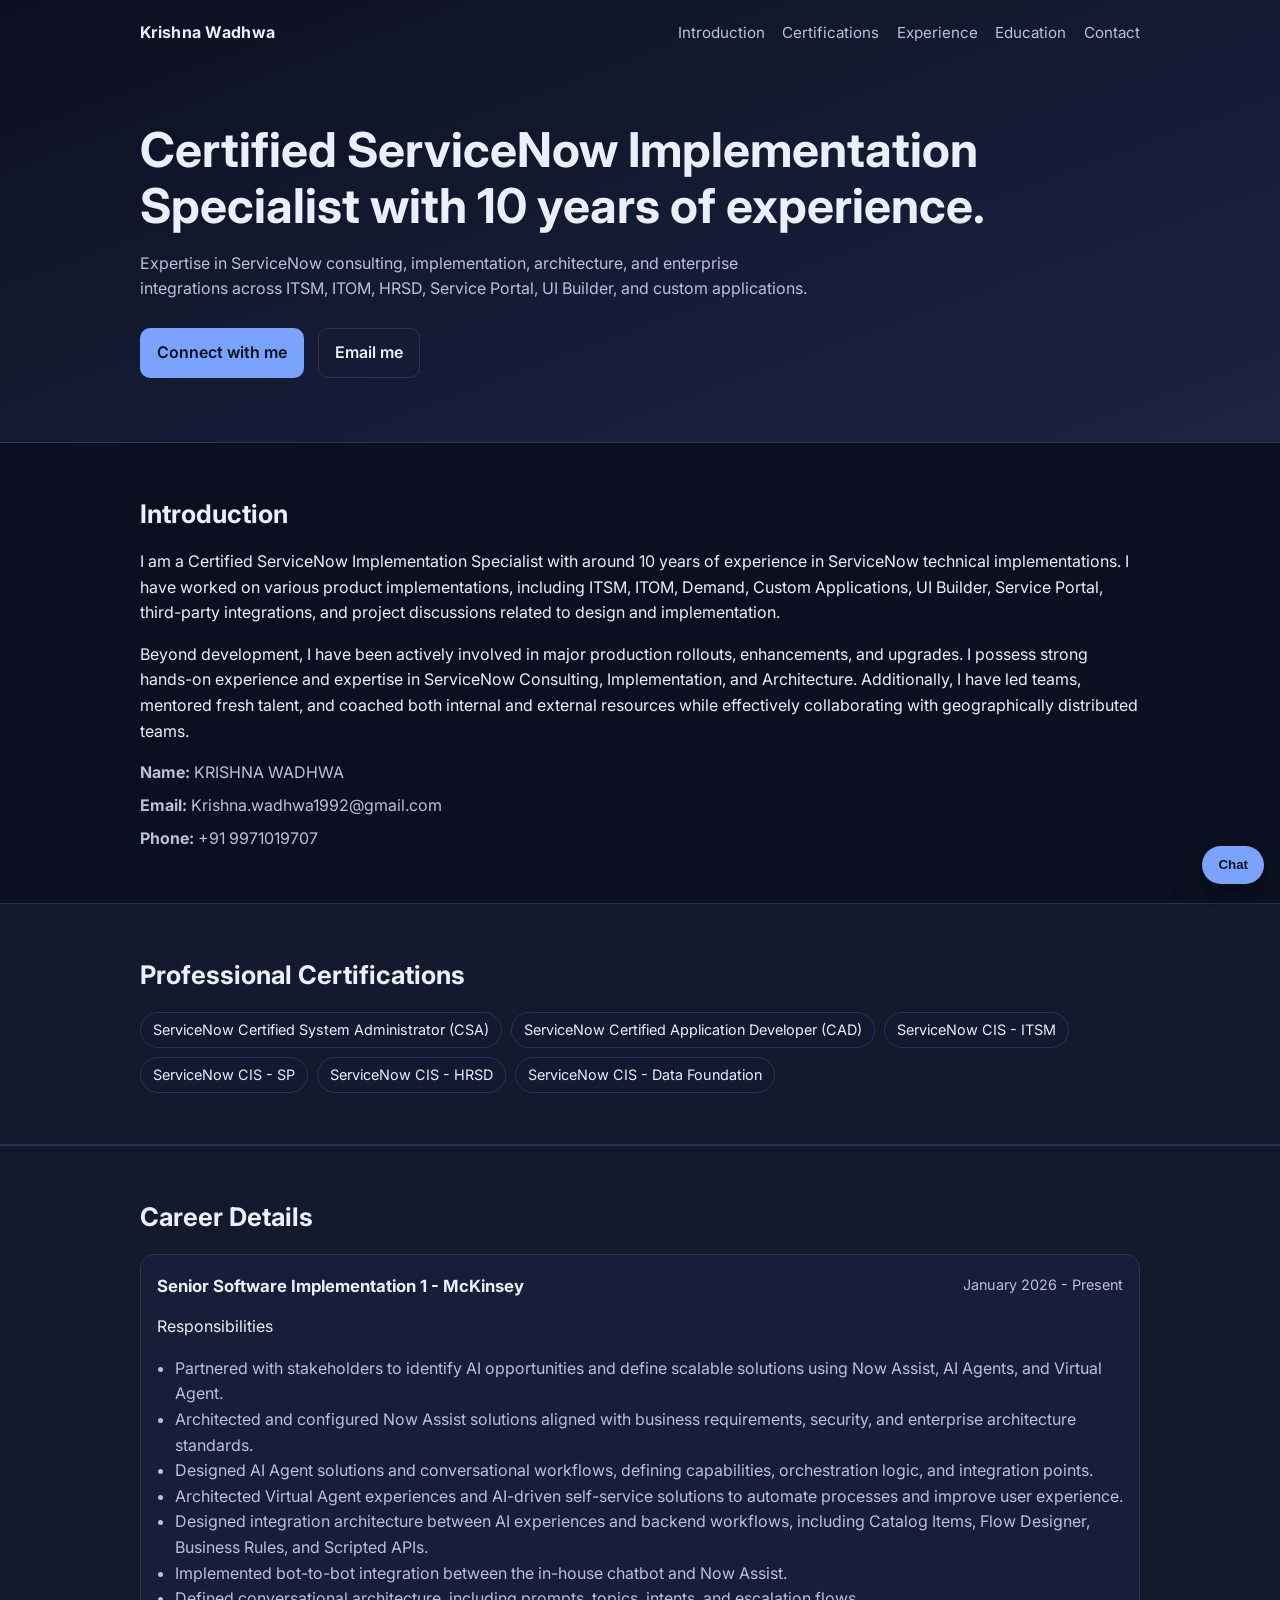
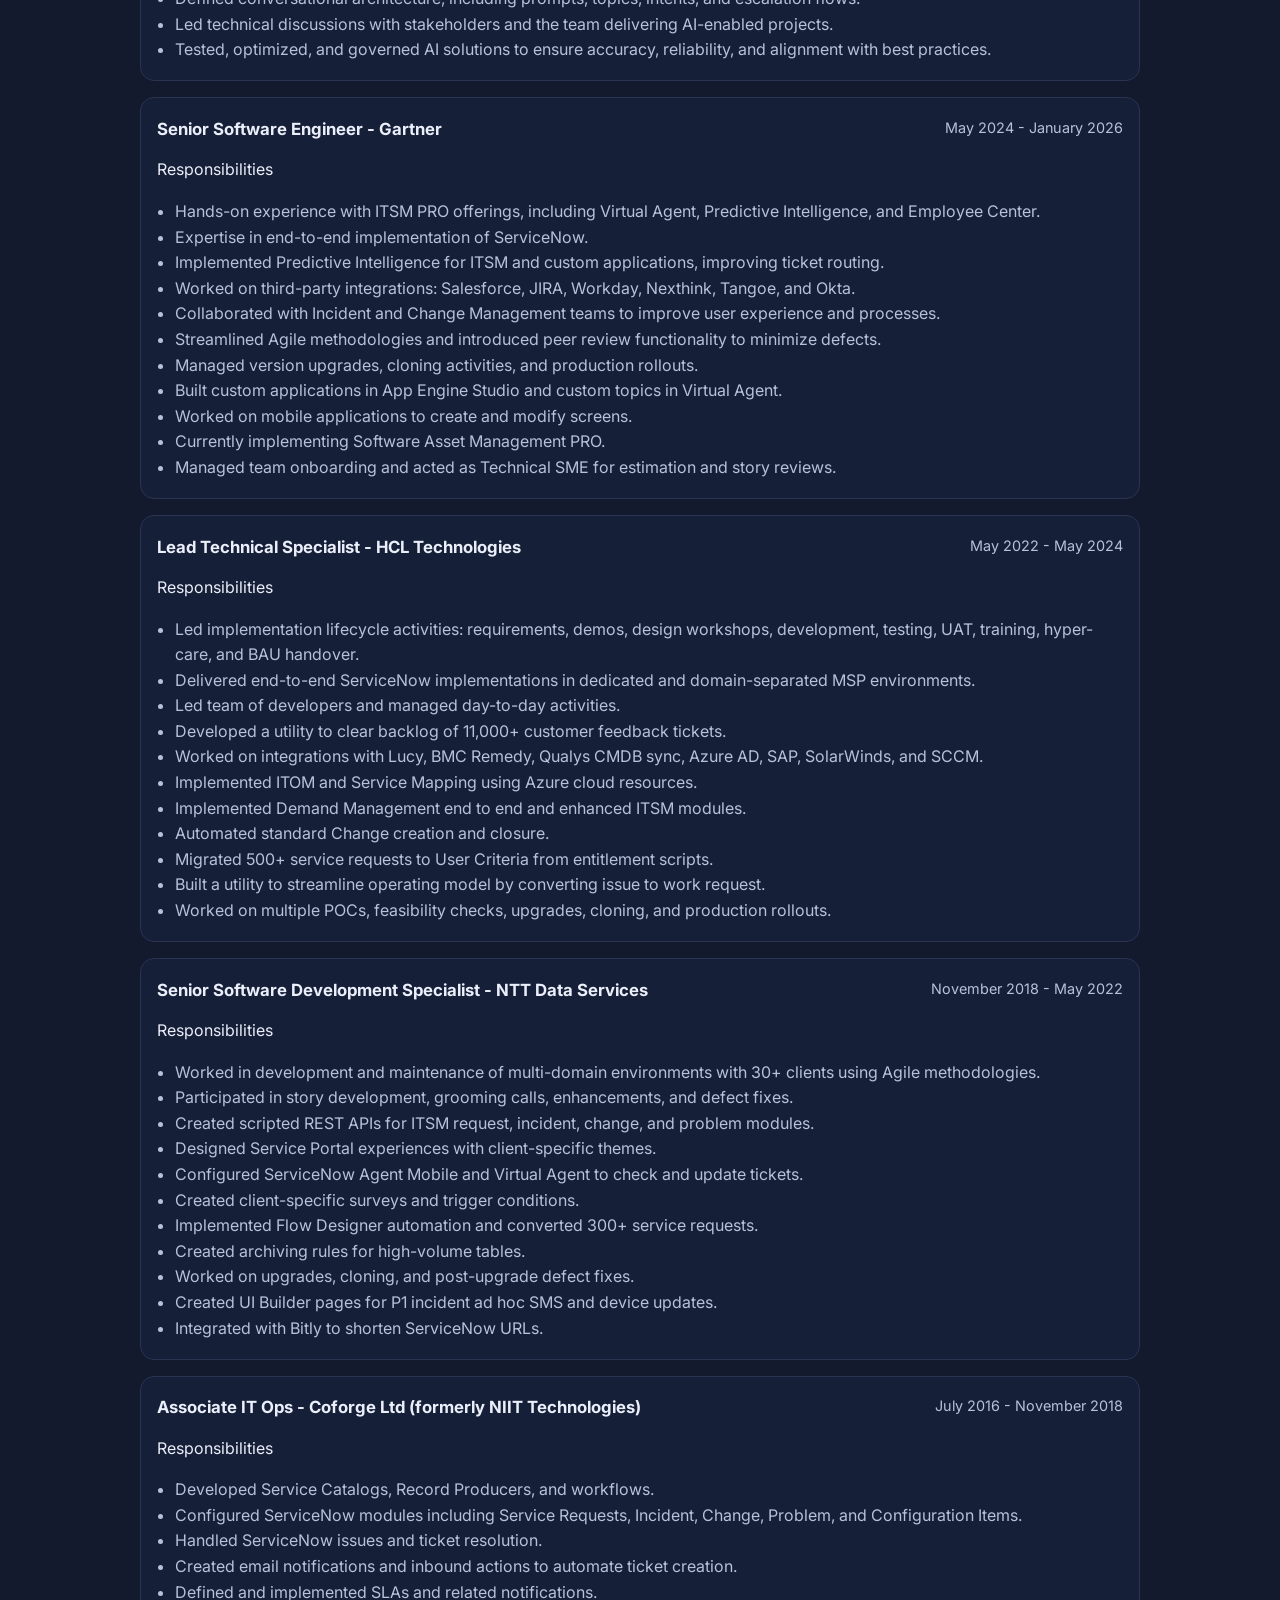
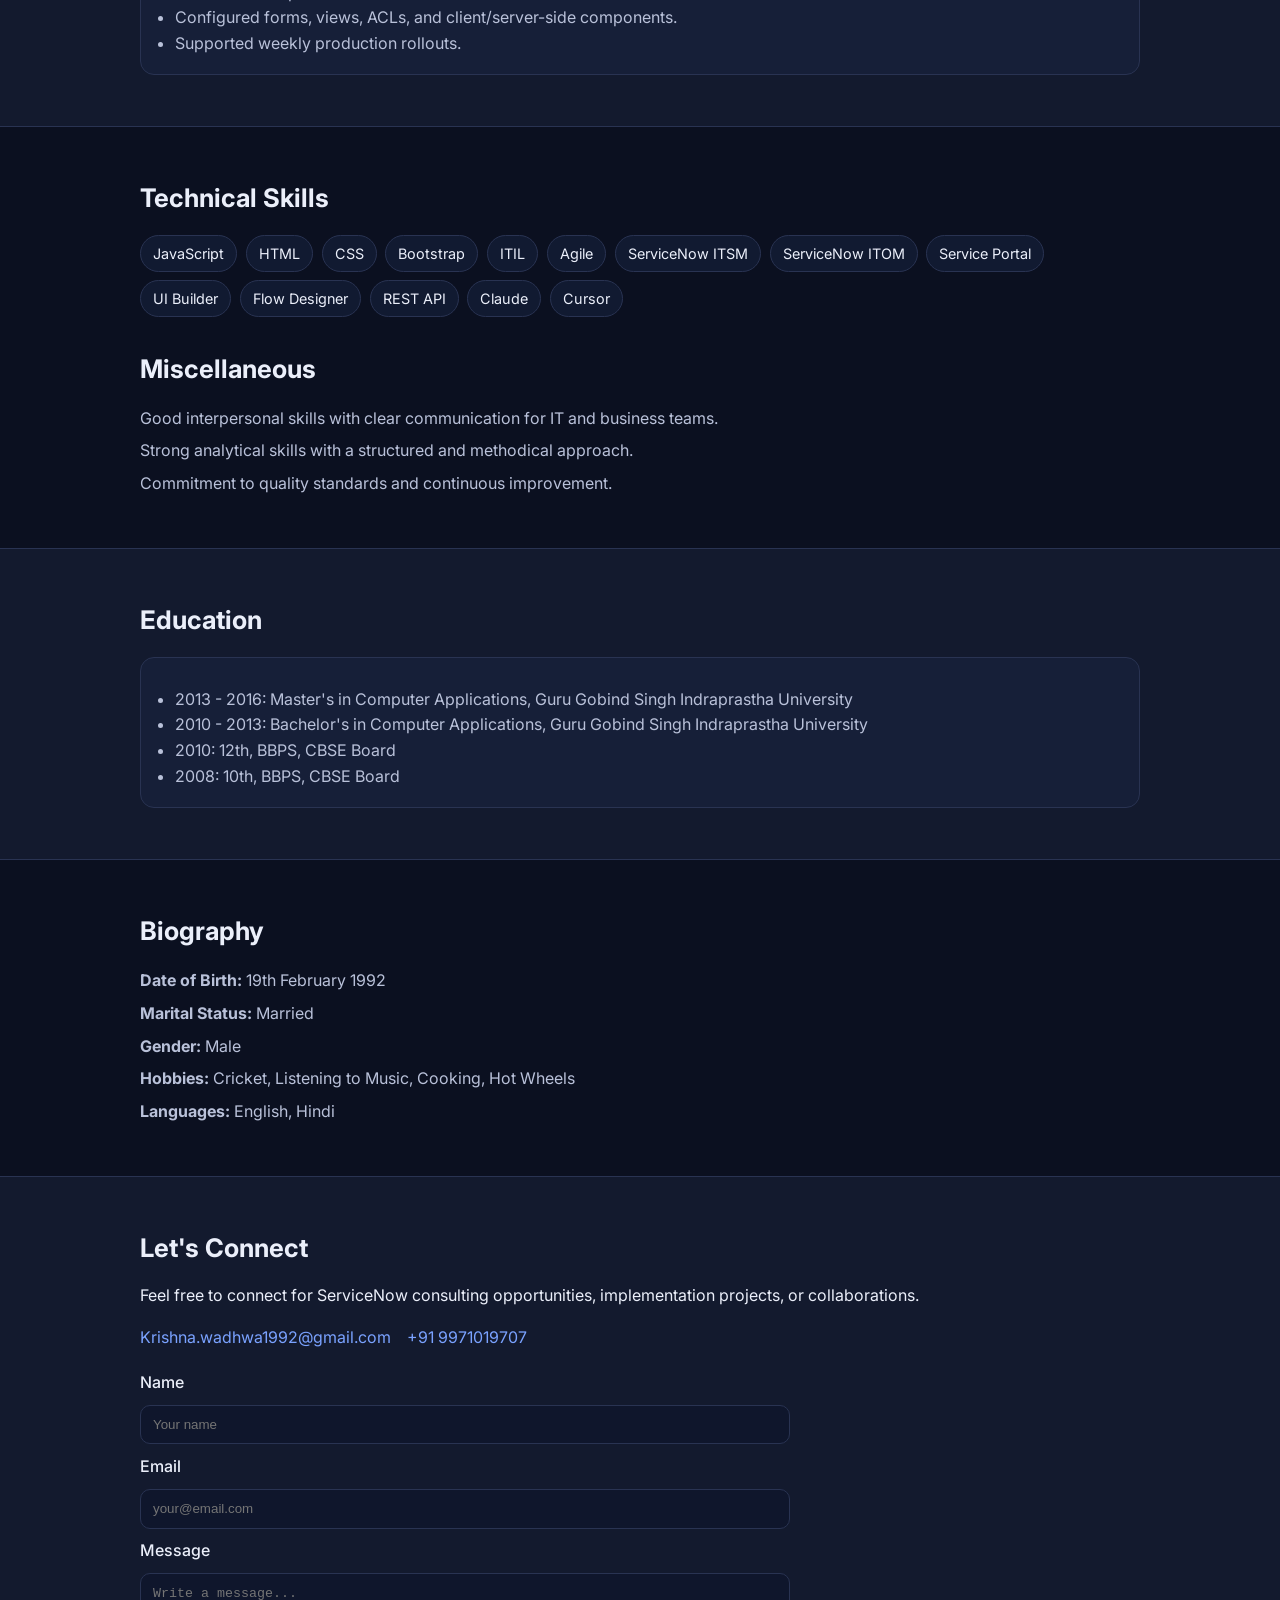
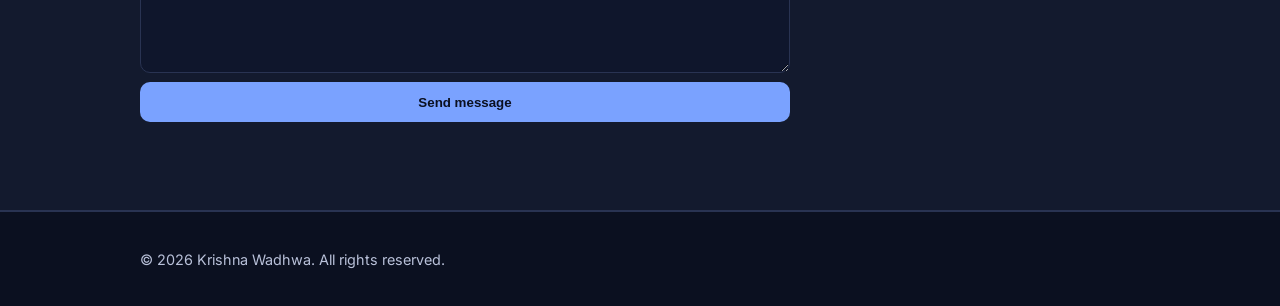
<file: index.html>
<!doctype html>
<html lang="en">
  <head>
    <meta charset="UTF-8" />
    <meta name="viewport" content="width=device-width, initial-scale=1.0" />
    <title>Krishna Wadhwa | Resume</title>
    <meta
      name="description"
      content="Krishna Wadhwa - Certified ServiceNow Implementation Specialist with 10 years of experience in implementation, consulting, and architecture."
    />
    <link rel="preconnect" href="https://fonts.googleapis.com" />
    <link rel="preconnect" href="https://fonts.gstatic.com" crossorigin />
    <link
      href="https://fonts.googleapis.com/css2?family=Inter:wght@400;500;600;700;800&display=swap"
      rel="stylesheet"
    />
    <link rel="stylesheet" href="styles.css" />
  </head>
  <body>
    <header class="hero" id="top">
      <nav class="container nav">
        <a class="logo" href="#top">Krishna Wadhwa</a>
        <div class="nav-links">
          <a href="#about">Introduction</a>
          <a href="#certifications">Certifications</a>
          <a href="#experience">Experience</a>
          <a href="#education">Education</a>
          <a href="#contact">Contact</a>
        </div>
      </nav>

      <div class="container hero-content">
        <h1>Certified ServiceNow Implementation Specialist with <span class="years-exp">10</span> years of experience.</h1>
        <p class="hero-text">
          Expertise in ServiceNow consulting, implementation, architecture, and
          enterprise integrations across ITSM, ITOM, HRSD, Service Portal, UI
          Builder, and custom applications.
        </p>
        <div class="hero-actions">
          <a class="btn btn-primary" href="#contact">Connect with me</a>
          <a class="btn btn-secondary" href="mailto:Krishna.wadhwa1992@gmail.com">Email me</a>
        </div>
      </div>
    </header>

    <main>
      <section class="section container" id="about">
        <h2>Introduction</h2>
        <p>
          I am a Certified ServiceNow Implementation Specialist with around
          <span class="years-exp">10</span> years of experience in ServiceNow
          technical implementations. I have
          worked on various product implementations, including ITSM, ITOM,
          Demand, Custom Applications, UI Builder, Service Portal, third-party
          integrations, and project discussions related to design and
          implementation.
        </p>
        <p>
          Beyond development, I have been actively involved in major production
          rollouts, enhancements, and upgrades. I possess strong hands-on
          experience and expertise in ServiceNow Consulting, Implementation, and
          Architecture. Additionally, I have led teams, mentored fresh talent,
          and coached both internal and external resources while effectively
          collaborating with geographically distributed teams.
        </p>
        <ul class="quick-facts">
          <li><strong>Name:</strong> KRISHNA WADHWA</li>
          <li><strong>Email:</strong> Krishna.wadhwa1992@gmail.com</li>
          <li><strong>Phone:</strong> +91 9971019707</li>
        </ul>
      </section>

      <section class="section section-alt" id="certifications">
        <div class="container">
          <h2>Professional Certifications</h2>
          <ul class="chips">
            <li>ServiceNow Certified System Administrator (CSA)</li>
            <li>ServiceNow Certified Application Developer (CAD)</li>
            <li>ServiceNow CIS - ITSM</li>
            <li>ServiceNow CIS - SP</li>
            <li>ServiceNow CIS - HRSD</li>
            <li>ServiceNow CIS - Data Foundation</li>
          </ul>
        </div>
      </section>

      <section class="section section-alt" id="experience">
        <div class="container">
          <h2>Career Details</h2>
          <article class="card">
            <div class="card-top">
              <h3>Senior Software Implementation 1 - McKinsey</h3>
              <span>January 2026 - Present</span>
            </div>
            <p>Responsibilities</p>
            <ul>
              <li>Partnered with stakeholders to identify AI opportunities and define scalable solutions using Now Assist, AI Agents, and Virtual Agent.</li>
              <li>Architected and configured Now Assist solutions aligned with business requirements, security, and enterprise architecture standards.</li>
              <li>Designed AI Agent solutions and conversational workflows, defining capabilities, orchestration logic, and integration points.</li>
              <li>Architected Virtual Agent experiences and AI-driven self-service solutions to automate processes and improve user experience.</li>
              <li>Designed integration architecture between AI experiences and backend workflows, including Catalog Items, Flow Designer, Business Rules, and Scripted APIs.</li>
              <li>Implemented bot-to-bot integration between the in-house chatbot and Now Assist.</li>
              <li>Defined conversational architecture, including prompts, topics, intents, and escalation flows.</li>
              <li>Led technical discussions with stakeholders and the team delivering AI-enabled projects.</li>
              <li>Tested, optimized, and governed AI solutions to ensure accuracy, reliability, and alignment with best practices.</li>
            </ul>
          </article>

          <article class="card">
            <div class="card-top">
              <h3>Senior Software Engineer - Gartner</h3>
              <span>May 2024 - January 2026</span>
            </div>
            <p>Responsibilities</p>
            <ul>
              <li>Hands-on experience with ITSM PRO offerings, including Virtual Agent, Predictive Intelligence, and Employee Center.</li>
              <li>Expertise in end-to-end implementation of ServiceNow.</li>
              <li>Implemented Predictive Intelligence for ITSM and custom applications, improving ticket routing.</li>
              <li>Worked on third-party integrations: Salesforce, JIRA, Workday, Nexthink, Tangoe, and Okta.</li>
              <li>Collaborated with Incident and Change Management teams to improve user experience and processes.</li>
              <li>Streamlined Agile methodologies and introduced peer review functionality to minimize defects.</li>
              <li>Managed version upgrades, cloning activities, and production rollouts.</li>
              <li>Built custom applications in App Engine Studio and custom topics in Virtual Agent.</li>
              <li>Worked on mobile applications to create and modify screens.</li>
              <li>Currently implementing Software Asset Management PRO.</li>
              <li>Managed team onboarding and acted as Technical SME for estimation and story reviews.</li>
            </ul>
          </article>

          <article class="card">
            <div class="card-top">
              <h3>Lead Technical Specialist - HCL Technologies</h3>
              <span>May 2022 - May 2024</span>
            </div>
            <p>Responsibilities</p>
            <ul>
              <li>Led implementation lifecycle activities: requirements, demos, design workshops, development, testing, UAT, training, hyper-care, and BAU handover.</li>
              <li>Delivered end-to-end ServiceNow implementations in dedicated and domain-separated MSP environments.</li>
              <li>Led team of developers and managed day-to-day activities.</li>
              <li>Developed a utility to clear backlog of 11,000+ customer feedback tickets.</li>
              <li>Worked on integrations with Lucy, BMC Remedy, Qualys CMDB sync, Azure AD, SAP, SolarWinds, and SCCM.</li>
              <li>Implemented ITOM and Service Mapping using Azure cloud resources.</li>
              <li>Implemented Demand Management end to end and enhanced ITSM modules.</li>
              <li>Automated standard Change creation and closure.</li>
              <li>Migrated 500+ service requests to User Criteria from entitlement scripts.</li>
              <li>Built a utility to streamline operating model by converting issue to work request.</li>
              <li>Worked on multiple POCs, feasibility checks, upgrades, cloning, and production rollouts.</li>
            </ul>
          </article>

          <article class="card">
            <div class="card-top">
              <h3>Senior Software Development Specialist - NTT Data Services</h3>
              <span>November 2018 - May 2022</span>
            </div>
            <p>Responsibilities</p>
            <ul>
              <li>Worked in development and maintenance of multi-domain environments with 30+ clients using Agile methodologies.</li>
              <li>Participated in story development, grooming calls, enhancements, and defect fixes.</li>
              <li>Created scripted REST APIs for ITSM request, incident, change, and problem modules.</li>
              <li>Designed Service Portal experiences with client-specific themes.</li>
              <li>Configured ServiceNow Agent Mobile and Virtual Agent to check and update tickets.</li>
              <li>Created client-specific surveys and trigger conditions.</li>
              <li>Implemented Flow Designer automation and converted 300+ service requests.</li>
              <li>Created archiving rules for high-volume tables.</li>
              <li>Worked on upgrades, cloning, and post-upgrade defect fixes.</li>
              <li>Created UI Builder pages for P1 incident ad hoc SMS and device updates.</li>
              <li>Integrated with Bitly to shorten ServiceNow URLs.</li>
            </ul>
          </article>

          <article class="card">
            <div class="card-top">
              <h3>Associate IT Ops - Coforge Ltd (formerly NIIT Technologies)</h3>
              <span>July 2016 - November 2018</span>
            </div>
            <p>Responsibilities</p>
            <ul>
              <li>Developed Service Catalogs, Record Producers, and workflows.</li>
              <li>Configured ServiceNow modules including Service Requests, Incident, Change, Problem, and Configuration Items.</li>
              <li>Handled ServiceNow issues and ticket resolution.</li>
              <li>Created email notifications and inbound actions to automate ticket creation.</li>
              <li>Defined and implemented SLAs and related notifications.</li>
              <li>Configured forms, views, ACLs, and client/server-side components.</li>
              <li>Supported weekly production rollouts.</li>
            </ul>
          </article>
        </div>
      </section>

      <section class="section container" id="skills">
        <h2>Technical Skills</h2>
        <ul class="chips">
          <li>JavaScript</li>
          <li>HTML</li>
          <li>CSS</li>
          <li>Bootstrap</li>
          <li>ITIL</li>
          <li>Agile</li>
          <li>ServiceNow ITSM</li>
          <li>ServiceNow ITOM</li>
          <li>Service Portal</li>
          <li>UI Builder</li>
          <li>Flow Designer</li>
          <li>REST API</li>
          <li>Claude</li>
          <li>Cursor</li>
        </ul>

        <h2 class="sub-heading">Miscellaneous</h2>
        <ul class="quick-facts">
          <li>Good interpersonal skills with clear communication for IT and business teams.</li>
          <li>Strong analytical skills with a structured and methodical approach.</li>
          <li>Commitment to quality standards and continuous improvement.</li>
        </ul>
      </section>

      <section class="section section-alt" id="education">
        <div class="container">
          <h2>Education</h2>
          <article class="card">
            <ul>
              <li>2013 - 2016: Master's in Computer Applications, Guru Gobind Singh Indraprastha University</li>
              <li>2010 - 2013: Bachelor's in Computer Applications, Guru Gobind Singh Indraprastha University</li>
              <li>2010: 12th, BBPS, CBSE Board</li>
              <li>2008: 10th, BBPS, CBSE Board</li>
            </ul>
          </article>
        </div>
      </section>

      <section class="section container" id="biography">
        <h2>Biography</h2>
        <ul class="quick-facts">
          <li><strong>Date of Birth:</strong> 19th February 1992</li>
          <li><strong>Marital Status:</strong> Married</li>
          <li><strong>Gender:</strong> Male</li>
          <li><strong>Hobbies:</strong> Cricket, Listening to Music, Cooking, Hot Wheels</li>
          <li><strong>Languages:</strong> English, Hindi</li>
        </ul>
      </section>

      <section class="section section-alt" id="contact">
        <div class="container">
          <h2>Let's Connect</h2>
          <p>
            Feel free to connect for ServiceNow consulting opportunities,
            implementation projects, or collaborations.
          </p>

          <div class="contact-links">
            <a href="mailto:Krishna.wadhwa1992@gmail.com">Krishna.wadhwa1992@gmail.com</a>
            <a href="tel:+919971019707">+91 9971019707</a>
          </div>

          <form class="contact-form" id="contact-form">
            <label for="name">Name</label>
            <input id="name" name="name" type="text" placeholder="Your name" required />

            <label for="email">Email</label>
            <input id="email" name="email" type="email" placeholder="your@email.com" required />

            <label for="message">Message</label>
            <textarea
              id="message"
              name="message"
              rows="5"
              placeholder="Write a message..."
              required
            ></textarea>

            <button class="btn btn-primary" type="submit">Send message</button>
            <p class="form-note" id="form-note" aria-live="polite"></p>
          </form>
        </div>
      </section>
    </main>

    <footer class="footer">
      <div class="container">
        <p>&copy; <span id="year"></span> Krishna Wadhwa. All rights reserved.</p>
      </div>
    </footer>

    <button
      class="chat-toggle"
      id="chat-toggle"
      type="button"
      aria-label="Open chat assistant"
      aria-expanded="false"
      aria-controls="chat-widget"
    >
      Chat
    </button>

    <section class="chat-widget" id="chat-widget" aria-live="polite" hidden>
      <div class="chat-header">
        <h3>Krishna's Assistant</h3>
        <div class="chat-header-actions">
          <button
            class="chat-minimize"
            id="chat-minimize"
            type="button"
            aria-label="Minimize chat"
            aria-expanded="true"
          >
            -
          </button>
          <button class="chat-close" id="chat-close" type="button" aria-label="Close chat">
            x
          </button>
        </div>
      </div>
      <div class="chat-messages" id="chat-messages">
        <div class="chat-message bot">
          Hi! Ask me about Krishna's experience, certifications, skills, or contact details.
        </div>
      </div>
      <form class="chat-input-row" id="chat-form">
        <input
          id="chat-input"
          type="text"
          placeholder="Type your question..."
          autocomplete="off"
          required
        />
        <button type="submit" class="btn btn-primary">Send</button>
      </form>
    </section>

    <script src="script.js"></script>
  </body>
</html>
</file>
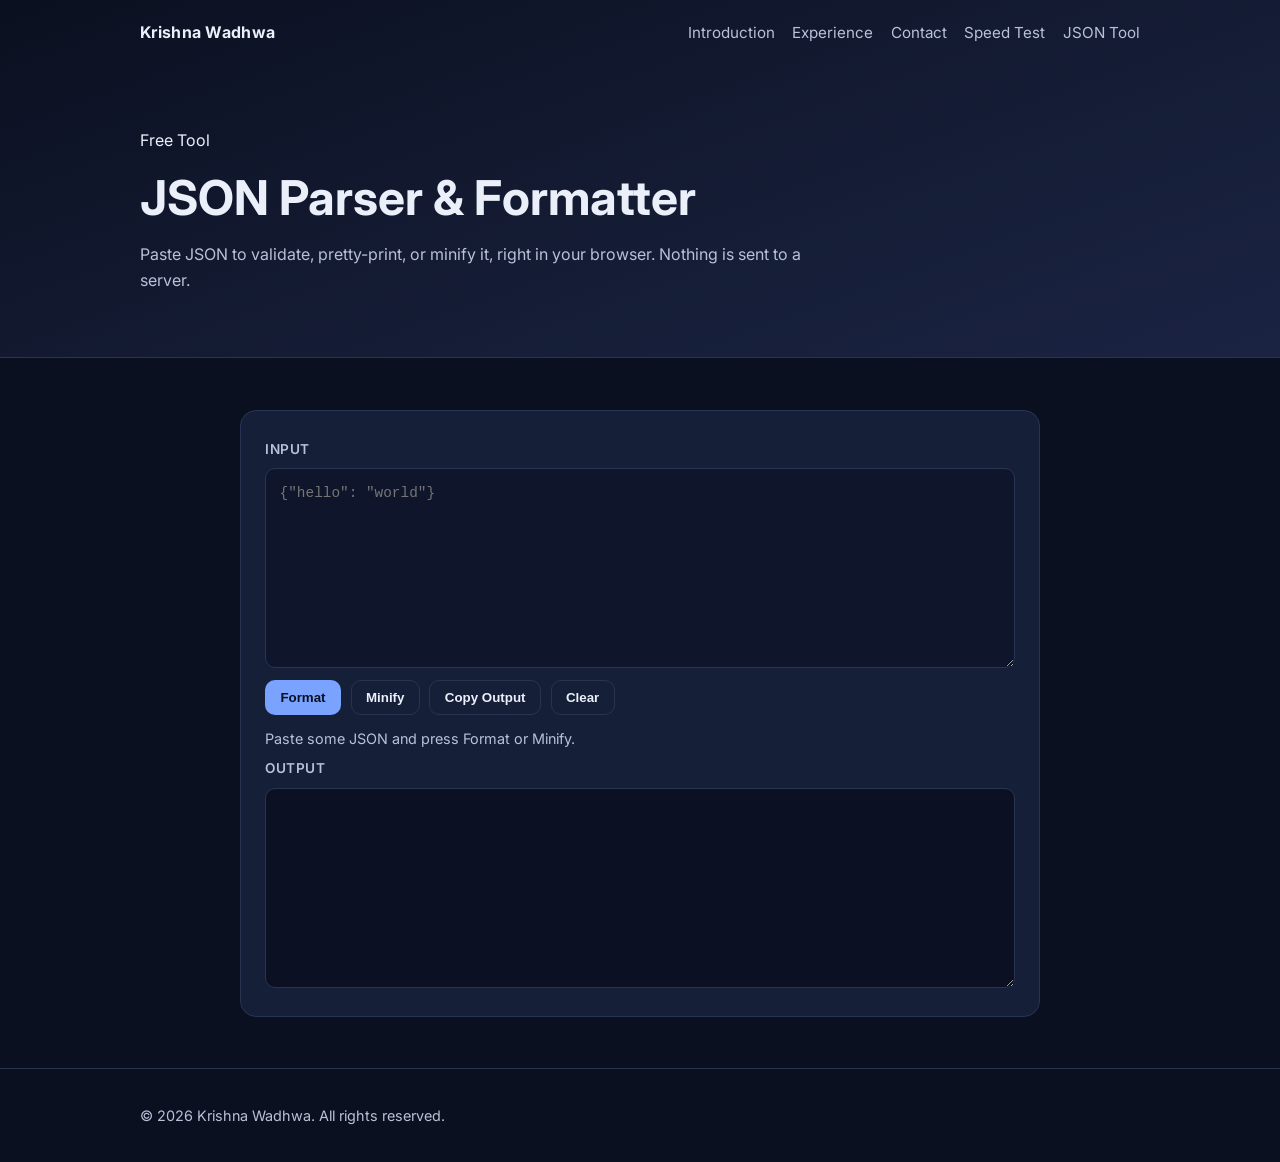
<file: json-tool.html>
<!doctype html>
<html lang="en">
  <head>
    <meta charset="UTF-8" />
    <meta name="viewport" content="width=device-width, initial-scale=1.0" />
    <title>JSON Parser &amp; Formatter | Krishna Wadhwa</title>
    <meta
      name="description"
      content="Free browser-based JSON parser, validator, formatter, and minifier."
    />
    <link rel="preconnect" href="https://fonts.googleapis.com" />
    <link rel="preconnect" href="https://fonts.gstatic.com" crossorigin />
    <link
      href="https://fonts.googleapis.com/css2?family=Inter:wght@400;500;600;700;800&display=swap"
      rel="stylesheet"
    />
    <link rel="stylesheet" href="styles.css" />
    <link rel="stylesheet" href="json-tool.css" />
  </head>
  <body>
    <header class="hero" id="top">
      <nav class="container nav">
        <a class="logo" href="index.html">Krishna Wadhwa</a>
        <div class="nav-links">
          <a href="index.html#about">Introduction</a>
          <a href="index.html#experience">Experience</a>
          <a href="index.html#contact">Contact</a>
          <a href="speed-test.html">Speed Test</a>
          <a href="json-tool.html">JSON Tool</a>
        </div>
      </nav>

      <div class="container hero-content">
        <p class="eyebrow">Free Tool</p>
        <h1>JSON Parser &amp; Formatter</h1>
        <p class="hero-text">
          Paste JSON to validate, pretty-print, or minify it, right in your
          browser. Nothing is sent to a server.
        </p>
      </div>
    </header>

    <main>
      <section class="section container" id="json-tool">
        <div class="json-card">
          <label for="json-input" class="json-label">Input</label>
          <textarea
            id="json-input"
            class="json-textarea"
            spellcheck="false"
            placeholder='{"hello": "world"}'
          ></textarea>

          <div class="json-actions">
            <button class="btn btn-primary" id="json-format" type="button">Format</button>
            <button class="btn btn-secondary" id="json-minify" type="button">Minify</button>
            <button class="btn btn-secondary" id="json-copy" type="button">Copy Output</button>
            <button class="btn btn-secondary" id="json-clear" type="button">Clear</button>
          </div>

          <p class="json-status" id="json-status" aria-live="polite">
            Paste some JSON and press Format or Minify.
          </p>

          <label for="json-output" class="json-label">Output</label>
          <textarea
            id="json-output"
            class="json-textarea"
            spellcheck="false"
            readonly
          ></textarea>
        </div>
      </section>
    </main>

    <footer class="footer">
      <div class="container">
        <p>&copy; <span id="year"></span> Krishna Wadhwa. All rights reserved.</p>
      </div>
    </footer>

    <script src="json-tool.js"></script>
  </body>
</html>
</file>
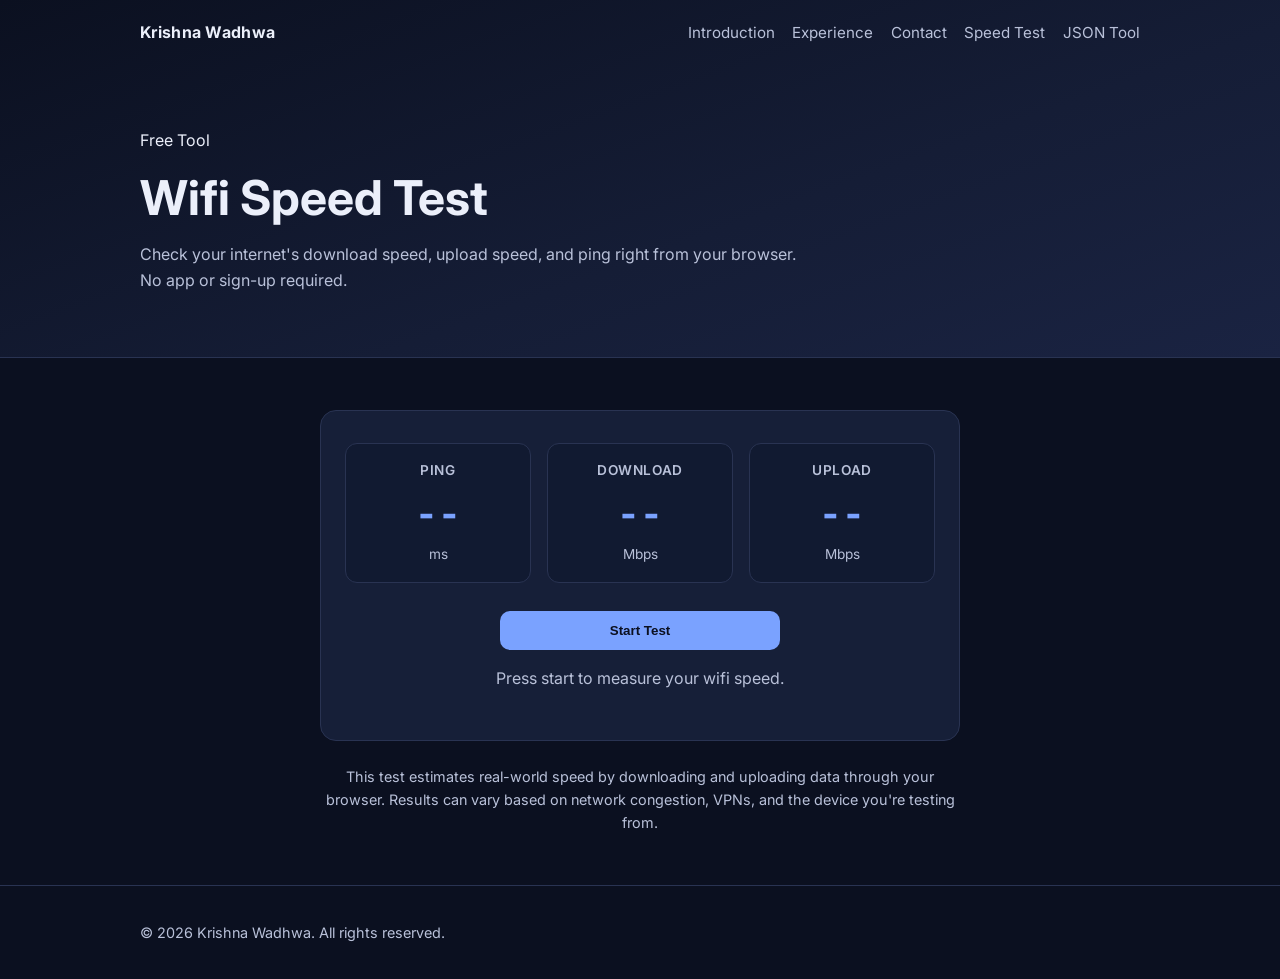
<file: speed-test.html>
<!doctype html>
<html lang="en">
  <head>
    <meta charset="UTF-8" />
    <meta name="viewport" content="width=device-width, initial-scale=1.0" />
    <title>Wifi Speed Test | Krishna Wadhwa</title>
    <meta
      name="description"
      content="Free browser-based wifi speed test. Check your internet download speed, upload speed, and ping instantly."
    />
    <link rel="preconnect" href="https://fonts.googleapis.com" />
    <link rel="preconnect" href="https://fonts.gstatic.com" crossorigin />
    <link
      href="https://fonts.googleapis.com/css2?family=Inter:wght@400;500;600;700;800&display=swap"
      rel="stylesheet"
    />
    <link rel="stylesheet" href="styles.css" />
    <link rel="stylesheet" href="speed-test.css" />
  </head>
  <body>
    <header class="hero" id="top">
      <nav class="container nav">
        <a class="logo" href="index.html">Krishna Wadhwa</a>
        <div class="nav-links">
          <a href="index.html#about">Introduction</a>
          <a href="index.html#experience">Experience</a>
          <a href="index.html#contact">Contact</a>
          <a href="speed-test.html">Speed Test</a>
          <a href="json-tool.html">JSON Tool</a>
        </div>
      </nav>

      <div class="container hero-content">
        <p class="eyebrow">Free Tool</p>
        <h1>Wifi Speed Test</h1>
        <p class="hero-text">
          Check your internet's download speed, upload speed, and ping right
          from your browser. No app or sign-up required.
        </p>
      </div>
    </header>

    <main>
      <section class="section container" id="speed-test">
        <div class="speed-card">
          <div class="speed-metrics">
            <div class="metric">
              <span class="metric-label">Ping</span>
              <span class="metric-value" id="metric-ping">--</span>
              <span class="metric-unit">ms</span>
            </div>
            <div class="metric">
              <span class="metric-label">Download</span>
              <span class="metric-value" id="metric-download">--</span>
              <span class="metric-unit">Mbps</span>
            </div>
            <div class="metric">
              <span class="metric-label">Upload</span>
              <span class="metric-value" id="metric-upload">--</span>
              <span class="metric-unit">Mbps</span>
            </div>
          </div>

          <button class="btn btn-primary speed-start" id="speed-start" type="button">
            Start Test
          </button>

          <p class="speed-status" id="speed-status" aria-live="polite">
            Press start to measure your wifi speed.
          </p>
        </div>

        <p class="speed-note">
          This test estimates real-world speed by downloading and uploading
          data through your browser. Results can vary based on network
          congestion, VPNs, and the device you're testing from.
        </p>
      </section>
    </main>

    <footer class="footer">
      <div class="container">
        <p>&copy; <span id="year"></span> Krishna Wadhwa. All rights reserved.</p>
      </div>
    </footer>

    <script src="speed-test.js"></script>
  </body>
</html>
</file>
<file: styles.css>
:root {
  --bg: #0b1020;
  --bg-alt: #131a2e;
  --text: #ebeffa;
  --muted: #b9c1d9;
  --primary: #7aa2ff;
  --primary-strong: #5f8dff;
  --card: #161f38;
  --border: #293352;
  --success: #59d29d;
}

* {
  box-sizing: border-box;
}

html {
  scroll-behavior: smooth;
}

body {
  margin: 0;
  font-family: "Inter", system-ui, -apple-system, Segoe UI, Roboto, sans-serif;
  background: var(--bg);
  color: var(--text);
  line-height: 1.6;
}

a {
  color: var(--primary);
  text-decoration: none;
}

a:hover {
  color: var(--primary-strong);
}

.container {
  width: min(1000px, 92%);
  margin: 0 auto;
}

.hero {
  background: linear-gradient(160deg, #0b1020, #151d36 60%, #1a2342);
  border-bottom: 1px solid var(--border);
}

.nav {
  display: flex;
  align-items: center;
  justify-content: space-between;
  padding: 1.25rem 0;
}

.logo {
  color: var(--text);
  font-weight: 700;
  letter-spacing: 0.3px;
}

.nav-links {
  display: flex;
  gap: 1.1rem;
  flex-wrap: wrap;
}

.nav-links a {
  color: var(--muted);
  font-size: 0.95rem;
}

.hero-content {
  padding: 3rem 0 4rem;
}

h1 {
  margin: 0.5rem 0 0;
  font-size: clamp(2rem, 3.8vw, 3rem);
  line-height: 1.18;
}

.hero-text {
  color: var(--muted);
  max-width: 670px;
  margin: 1rem 0 0;
}

.hero-actions {
  display: flex;
  gap: 0.85rem;
  margin-top: 1.6rem;
  flex-wrap: wrap;
}

.btn {
  border-radius: 10px;
  padding: 0.7rem 1rem;
  display: inline-flex;
  align-items: center;
  justify-content: center;
  font-weight: 600;
  border: 1px solid transparent;
  cursor: pointer;
}

.btn-primary {
  background: var(--primary);
  color: #0b1020;
}

.btn-primary:hover {
  background: var(--primary-strong);
  color: #060911;
}

.btn-secondary {
  border-color: var(--border);
  color: var(--text);
  background: transparent;
}

.section {
  padding: 3.2rem 0;
}

.section-alt {
  background: var(--bg-alt);
  border-top: 1px solid var(--border);
  border-bottom: 1px solid var(--border);
}

h2 {
  margin: 0;
  font-size: 1.6rem;
}

.sub-heading {
  margin-top: 2rem;
}

p {
  margin-top: 0.9rem;
}

.quick-facts {
  list-style: none;
  padding: 0;
  margin: 1rem 0 0;
  color: var(--muted);
  display: grid;
  gap: 0.45rem;
}

.card {
  background: var(--card);
  border: 1px solid var(--border);
  border-radius: 14px;
  padding: 1.1rem 1rem;
  margin-top: 1rem;
}

.card-top {
  display: flex;
  justify-content: space-between;
  gap: 0.5rem;
  flex-wrap: wrap;
}

.card h3 {
  margin: 0;
  font-size: 1.05rem;
}

.card span {
  color: var(--muted);
  font-size: 0.9rem;
}

.card ul {
  margin: 0.7rem 0 0;
  padding-left: 1.1rem;
  color: var(--muted);
}

.project-grid {
  display: grid;
  grid-template-columns: repeat(3, minmax(0, 1fr));
  gap: 1rem;
  margin-top: 1rem;
}

.chips {
  margin: 1rem 0 0;
  padding: 0;
  list-style: none;
  display: flex;
  flex-wrap: wrap;
  gap: 0.55rem;
}

.chips li {
  border: 1px solid var(--border);
  background: #111a31;
  border-radius: 999px;
  padding: 0.35rem 0.75rem;
  font-size: 0.9rem;
}

.contact-links {
  display: flex;
  flex-wrap: wrap;
  gap: 1rem;
  margin: 1rem 0 1.2rem;
}

.contact-links a {
  overflow-wrap: anywhere;
}

.contact-form {
  max-width: 650px;
  display: grid;
  gap: 0.6rem;
}

label {
  font-weight: 500;
}

input,
textarea {
  width: 100%;
  border: 1px solid var(--border);
  background: #0f162c;
  color: var(--text);
  border-radius: 10px;
  padding: 0.7rem 0.75rem;
}

input:focus,
textarea:focus {
  outline: 2px solid var(--primary);
  outline-offset: 1px;
}

.form-note {
  margin: 0.25rem 0 0;
  color: var(--success);
  min-height: 1.5rem;
}

.footer {
  border-top: 1px solid var(--border);
  padding: 1.3rem 0;
  color: var(--muted);
  font-size: 0.9rem;
}

.chat-toggle {
  position: fixed;
  right: 1rem;
  bottom: 1rem;
  z-index: 1000;
  border: 0;
  background: var(--primary);
  color: #0b1020;
  font-weight: 700;
  border-radius: 999px;
  padding: 0.72rem 1rem;
  cursor: pointer;
  box-shadow: 0 10px 30px rgba(0, 0, 0, 0.35);
}

.chat-widget {
  position: fixed;
  right: 1rem;
  bottom: 4.3rem;
  z-index: 1001;
  width: min(360px, calc(100vw - 2rem));
  background: #0f162c;
  border: 1px solid var(--border);
  border-radius: 14px;
  display: grid;
  grid-template-rows: auto 1fr auto;
  overflow: hidden;
  box-shadow: 0 20px 45px rgba(0, 0, 0, 0.45);
}

.chat-widget[hidden] {
  display: none !important;
}

.chat-header {
  display: flex;
  align-items: center;
  justify-content: space-between;
  padding: 0.75rem 0.9rem;
  border-bottom: 1px solid var(--border);
}

.chat-header h3 {
  margin: 0;
  font-size: 0.95rem;
}

.chat-header-actions {
  display: flex;
  gap: 0.45rem;
}

.chat-minimize,
.chat-close {
  border: 1px solid var(--border);
  background: transparent;
  color: var(--muted);
  border-radius: 8px;
  cursor: pointer;
  padding: 0.2rem 0.45rem;
}

.chat-widget.collapsed .chat-messages,
.chat-widget.collapsed .chat-input-row {
  display: none;
}

.chat-widget.collapsed {
  grid-template-rows: auto;
}

.chat-messages {
  max-height: 320px;
  overflow-y: auto;
  padding: 0.85rem;
  display: grid;
  gap: 0.55rem;
}

.chat-message {
  font-size: 0.9rem;
  line-height: 1.45;
  max-width: 90%;
  padding: 0.55rem 0.65rem;
  border-radius: 10px;
}

.chat-message.user {
  justify-self: end;
  background: var(--primary);
  color: #081027;
}

.chat-message.bot {
  background: #192544;
  color: var(--text);
}

.chat-input-row {
  border-top: 1px solid var(--border);
  padding: 0.65rem;
  display: grid;
  grid-template-columns: 1fr auto;
  gap: 0.55rem;
}

.chat-input-row input {
  margin: 0;
}

.chat-input-row .btn {
  width: auto;
}

@media (max-width: 860px) {
  .section {
    padding: 2.6rem 0;
  }

  h2 {
    font-size: 1.4rem;
  }

  .card {
    padding: 1rem 0.9rem;
  }

  .card ul {
    padding-left: 1rem;
  }

  .project-grid {
    grid-template-columns: 1fr;
  }
}

@media (max-width: 620px) {
  .container {
    width: min(1000px, 94%);
  }

  .nav {
    flex-direction: column;
    align-items: flex-start;
    gap: 0.75rem;
  }

  .nav-links {
    width: 100%;
    overflow-x: auto;
    flex-wrap: nowrap;
    padding-bottom: 0.25rem;
    scrollbar-width: thin;
  }

  .nav-links a {
    white-space: nowrap;
    background: #111a31;
    border: 1px solid var(--border);
    border-radius: 999px;
    padding: 0.25rem 0.65rem;
    font-size: 0.88rem;
  }

  .hero-content {
    padding: 2rem 0 2.5rem;
  }

  h1 {
    font-size: 1.6rem;
  }

  .hero-text {
    font-size: 0.95rem;
  }

  .hero-actions {
    width: 100%;
  }

  .btn {
    width: 100%;
  }

  .chips li {
    font-size: 0.82rem;
    padding: 0.3rem 0.6rem;
  }

  .contact-links {
    display: grid;
    gap: 0.6rem;
  }

  .chat-widget {
    right: 0.6rem;
    left: 0.6rem;
    bottom: 4rem;
    width: auto;
  }

  .chat-toggle {
    right: 0.6rem;
    bottom: 0.6rem;
  }
}
</file>
<file: json-tool.css>
.json-card {
  background: var(--card);
  border: 1px solid var(--border);
  border-radius: 16px;
  padding: 1.75rem 1.5rem;
  max-width: 800px;
  margin: 0 auto;
  display: grid;
  gap: 0.5rem;
}

.json-label {
  color: var(--muted);
  font-size: 0.85rem;
  font-weight: 600;
  text-transform: uppercase;
  letter-spacing: 0.04em;
}

.json-textarea {
  width: 100%;
  min-height: 200px;
  resize: vertical;
  border: 1px solid var(--border);
  background: #0f162c;
  color: var(--text);
  border-radius: 10px;
  padding: 0.85rem;
  font-family: "SFMono-Regular", Consolas, "Liberation Mono", Menlo, monospace;
  font-size: 0.9rem;
  line-height: 1.5;
}

.json-textarea:focus {
  outline: 2px solid var(--primary);
  outline-offset: 1px;
}

.json-textarea[readonly] {
  background: #0b1122;
}

.json-actions {
  display: flex;
  flex-wrap: wrap;
  gap: 0.6rem;
  margin: 0.25rem 0;
}

.json-actions .btn {
  padding: 0.55rem 0.9rem;
}

.json-status {
  margin: 0;
  min-height: 1.4rem;
  color: var(--muted);
  font-size: 0.9rem;
}

.json-status.error {
  color: #ff8787;
}

.json-status.success {
  color: var(--success);
}

@media (max-width: 620px) {
  .json-actions .btn {
    flex: 1 1 calc(50% - 0.6rem);
  }
}
</file>
<file: speed-test.css>
.speed-card {
  background: var(--card);
  border: 1px solid var(--border);
  border-radius: 16px;
  padding: 2rem 1.5rem;
  text-align: center;
  max-width: 640px;
  margin: 0 auto;
}

.speed-metrics {
  display: grid;
  grid-template-columns: repeat(3, minmax(0, 1fr));
  gap: 1rem;
  margin-bottom: 1.75rem;
}

.metric {
  display: flex;
  flex-direction: column;
  align-items: center;
  gap: 0.2rem;
  padding: 1rem 0.5rem;
  background: #111a31;
  border: 1px solid var(--border);
  border-radius: 12px;
}

.metric-label {
  color: var(--muted);
  font-size: 0.85rem;
  font-weight: 600;
  text-transform: uppercase;
  letter-spacing: 0.04em;
}

.metric-value {
  font-size: clamp(1.6rem, 5vw, 2.2rem);
  font-weight: 800;
  color: var(--primary);
  font-variant-numeric: tabular-nums;
}

.metric-value.active {
  color: var(--success);
}

.metric-unit {
  color: var(--muted);
  font-size: 0.85rem;
}

.speed-start {
  width: min(280px, 100%);
}

.speed-start:disabled {
  opacity: 0.6;
  cursor: not-allowed;
}

.speed-status {
  margin-top: 1rem;
  color: var(--muted);
  min-height: 1.4rem;
}

.speed-note {
  max-width: 640px;
  margin: 1.5rem auto 0;
  color: var(--muted);
  font-size: 0.9rem;
  text-align: center;
}

@media (max-width: 620px) {
  .speed-metrics {
    grid-template-columns: 1fr;
  }
}
</file>
